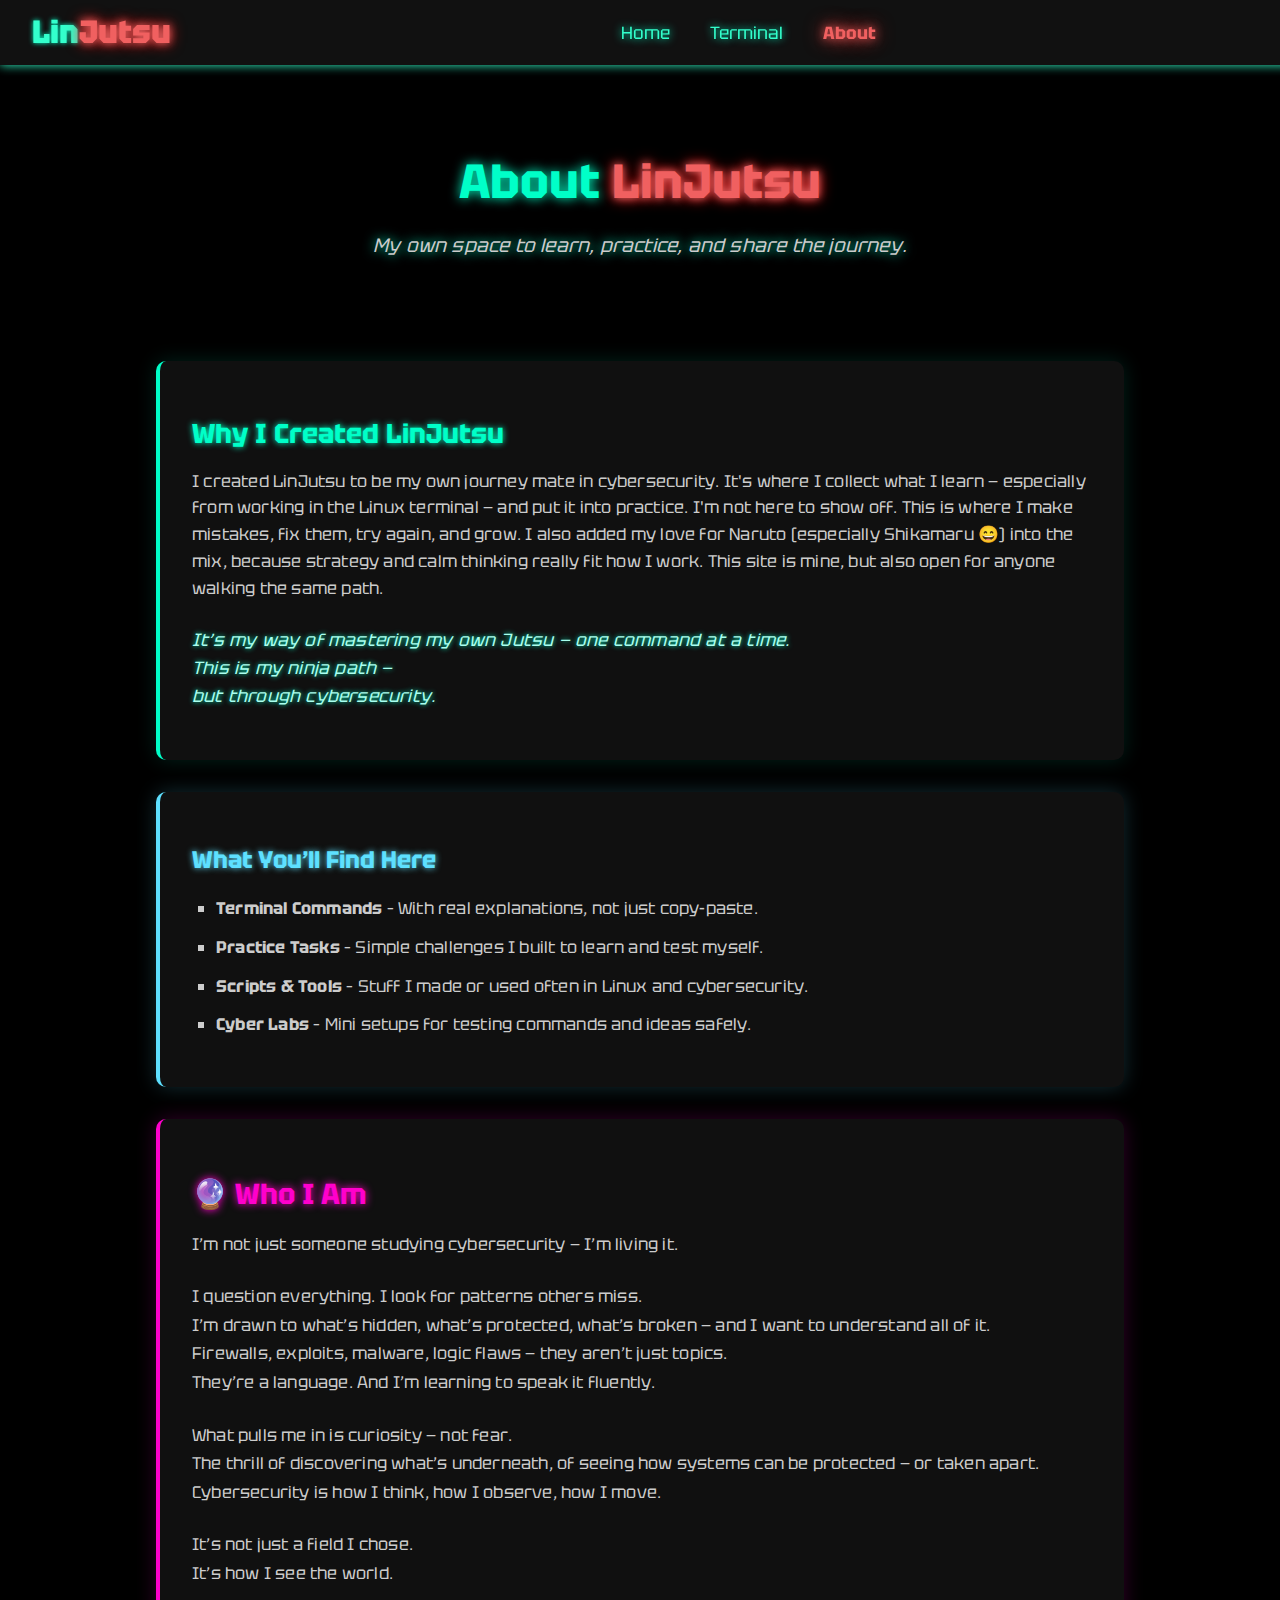
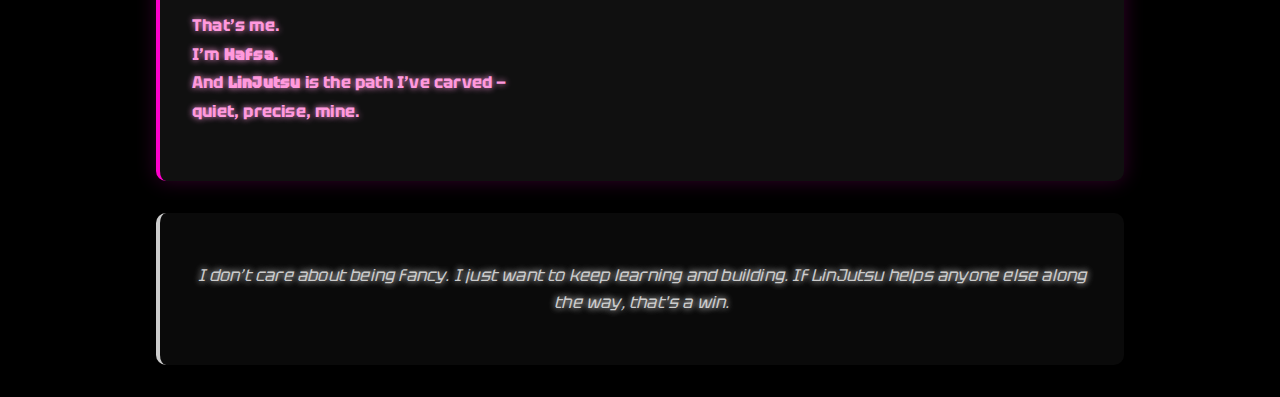
<file: about.html>
<!DOCTYPE html>
<html lang="en">

<head>
    <meta charset="UTF-8">
    <meta name="viewport" content="width=device-width, initial-scale=1.0">
    <title>LinJutsu | About</title>
    <link rel="stylesheet" href="style.css" />
    <link rel="preconnect" href="https://fonts.googleapis.com">
    <link rel="preconnect" href="https://fonts.gstatic.com" crossorigin>
    <link href="https://fonts.googleapis.com/css2?family=Tektur:wght@400..900&display=swap" rel="stylesheet">
</head>

<body>
    <!-- 🌐 Navbar -->
    <nav class="navbar">
        <div class="nav-logo">
            Lin<span class="jutsu">Jutsu</span>
        </div>
        <ul>
            <li><a href="index.html">Home</a></li>
            <li><a href="./terminal/terminal.html">Terminal</a></li>
            <li><a href="about.html" class="active">About</a></li>
        </ul>
    </nav>

    <!-- 💡 About Header -->
    <section class="about-header">
        <h1>About <span class="linjutsu">LinJutsu</span></h1>
        <p>My own space to learn, practice, and share the journey.</p>
    </section>

    <!-- 🥷 Why I Created It -->
    <section class="origin">
        <h2>Why I Created LinJutsu</h2>
        <p>
            I created LinJutsu to be my own journey mate in cybersecurity.
            It's where I collect what I learn — especially from working in the Linux terminal — and put it into
            practice.
            I'm not here to show off. This is where I make mistakes, fix them, try again, and grow.
            I also added my love for Naruto (especially Shikamaru 😄) into the mix, because strategy and calm thinking
            really fit how I work.
            This site is mine, but also open for anyone walking the same path.
        </p>
        <p class="ninja-path">
            It’s my way of mastering my own Jutsu — one command at a time.<br>
            This is my ninja path —<br>
            but through cybersecurity.
        </p>
    </section>

    <!-- 🧰 What LinJutsu Offers -->
    <section class="services">
        <h2>What You’ll Find Here</h2>
        <ul>
            <li><strong>Terminal Commands</strong> – With real explanations, not just copy-paste.</li>
            <li><strong>Practice Tasks</strong> – Simple challenges I built to learn and test myself.</li>
            <li><strong>Scripts & Tools</strong> – Stuff I made or used often in Linux and cybersecurity.</li>
            <li><strong>Cyber Labs</strong> – Mini setups for testing commands and ideas safely.</li>
        </ul>
    </section>
        <!-- 🥷 Who I am -->
    <section class="whoiam">
        <h2>🔮 Who I Am</h2>
        <p>
            I’m not just someone studying cybersecurity — I’m living it.
        </p>
        <p>
            I question everything. I look for patterns others miss.<br>
            I’m drawn to what’s hidden, what’s protected, what’s broken — and I want to understand all of it.<br>
            Firewalls, exploits, malware, logic flaws — they aren’t just topics.<br>
            They’re a language. And I’m learning to speak it fluently.
        </p>
        <p>
            What pulls me in is curiosity — not fear.<br>
            The thrill of discovering what’s underneath, of seeing how systems can be protected — or taken apart.<br>
            Cybersecurity is how I think, how I observe, how I move.
        </p>
        <p>
            It’s not just a field I chose.<br>
            It’s how I see the world.
        </p>
        <p class="identity">
            That’s me.<br>
            I’m <strong>Hafsa</strong>.<br>
            And <strong>LinJutsu</strong> is the path I’ve carved —<br>
            quiet, precise, mine.
        </p>
    </section>

    <!-- ❤️ Final Note -->
    <section class="note">
        <p>
            I don’t care about being fancy. I just want to keep learning and building.
            If LinJutsu helps anyone else along the way, that's a win.
        </p>
    </section>
</body>

</html>
</file>
<file: style.css>
body {
    background-color: #000000;
    color: #33ffcc;
    font-family: 'Tektur', sans-serif;
    margin: 0;
    padding: 0;
    padding-top: 70px; /* prevent content from being hidden under fixed navbar */
}

.logo {
    font-family: 'Tektur', sans-serif;
    font-size: 110px;
    color: #33ffcc;
    margin: 1rem 0;
    font-weight: 800;
    letter-spacing: 4px;
    text-shadow: 0 0 10px #00ffcc, 0 0 20px #00ffcc;

    text-align: center;
    padding-left: 40px;
}

.jutsu {
    color: #f06060; /* bright red */
    text-shadow: 0 0 8px #f37474, 0 0 15px #ff0000;
}
.linjutsu {
    color: #f06060;
    text-shadow: 0 0 8px #f37474, 0 0 15px #ff0000;
}

.container {
    display: flex;
    flex-direction: column;
    align-items: center; /* 👈 center child items horizontally */
    justify-content: center;
    text-align: center;
    padding: 2rem;
}

.container h1 {
    font-size: 2.8rem; /* Bigger title */
    font-weight: 800;
    /* text-shadow: 0 0 10px #00ffcc; */
    margin-bottom: 1rem;
}


.intro-text {
    max-width: 700px;             /* Wider block */
    font-size: 1.3rem;            /* Larger text */
    padding: 1.5rem 2rem;         /* More breathing space */
    line-height: 1.8;
    background-color: #111;
    border-left: 3px solid #33ffcc;
    border-radius: 4px;
    box-shadow: 0 0 10px #00ffc8;
    text-align: justify;
    margin-top: 1.5rem;
}


.welcome {
    text-align: left;
    padding-left: 40px;
}

.start-button {
    display: inline-block;
    margin-top: 2rem;
    padding: 0.75rem 2rem;
    font-size: 1.2rem;
    color: #fff;
    background-color: #f06060;
    text-decoration: none;
    border: none;
    border-radius: 6px;
    font-family: 'Tektur', sans-serif;
    font-weight: 700;
    box-shadow: 0 0 10px #f06060, 0 0 20px #ff1a1a, 0 0 30px #ff3b3b;
    transition: transform 0.2s ease, box-shadow 0.3s ease;
}

.start-button:hover {
    transform: scale(1.05);
    box-shadow: 0 0 15px #ff1a1a, 0 0 25px #ff3b3b, 0 0 40px #ff0000;
    cursor: pointer;
}

.navbar {
    width: 100%;
    background-color: #111;
    padding: 0.3rem 2rem;
    box-shadow: 0 0 10px #33ffcc;
    position: fixed;
    top: 0;
    left: 0;
    z-index: 10;

    display: flex;
    align-items: center;
    justify-content: start;  /* Align items to the left */
}

.navbar ul {
    list-style: none;
    display: flex;
    gap: 2.5rem;
    margin-left: 450px;
    padding: 0;
}

.navbar a {
    font-family: 'Tektur', sans-serif;
    font-size: 1.1rem;
    color: #33ffcc;
    text-decoration: none;
    text-shadow: 0 0 8px #00ffc8;
    transition: color 0.2s ease, text-shadow 0.3s ease;
}

.navbar a:hover {
    color: #fff;
    text-shadow: 0 0 10px #33ffcc, 0 0 20px #00ffcc;
}

.navbar .active {
    color: #f06060;
    text-shadow: 0 0 10px #f06060, 0 0 20px #ff3b3b;
    font-weight: bold;
}

.nav-logo {
    font-family: 'Tektur', sans-serif;
    font-size: 2rem;
    font-weight: 800;
    color: #33ffcc;
    text-shadow: 0 0 5px #00ffc8;
    display: flex;
    align-items: center;
}

.nav-logo .jutsu {
    color: #f06060; /* bright red */
    text-shadow: 0 0 8px #f37474, 0 0 15px #ff0000;
}

/* === ABOUT PAGE SECTIONS === */
.about-header {
  text-align: center;
  padding: 3rem 1rem;
  color: #00ffc8;
  text-shadow: 0 0 12px #00ffc8;
}

.about-header h1 {
  font-size: 3rem;
  margin-bottom: 0.5rem;
  font-family: 'Tektur', sans-serif;
}

.about-header p {
  font-size: 1.2rem;
  color: #ccc;
  font-style: italic;
}

/* Shared section base */
section.origin {
  max-width: 900px;
  margin: 2rem auto;
  padding: 2rem 2rem;
  background-color: #101010;
  border-left: 4px solid #00ffc8;
  border-radius: 10px;
  box-shadow: 0 0 20px #00ffc822;
  font-family: 'Tektur', sans-serif;
}
section.services {
  max-width: 900px;
  margin: 2rem auto;
  padding: 2rem 2rem;
  background-color: #101010;
  border-left: 4px solid #5ee0ff;
  border-radius: 10px;
  box-shadow: 0 0 20px #5ee0ff33;
  font-family: 'Tektur', sans-serif;
}
.services {
  border-left-color: #5ee0ff;
  box-shadow: 0 0 20px #5ee0ff33;
}
.services h2 {
  color: #5ee0ff;
  text-shadow: 0 0 6px #5ee0ff;
}
/* Section titles */
section.origin h2 {
  color: #00ffc8;
  margin-bottom: 1rem;
  font-size: 1.7rem;
  text-shadow: 0 0 6px #00ffc8;
}

/* Paragraph and list styles */
section p, section ul {
  font-size: 1.05rem;
  color: #ccc;
  line-height: 1.6;
  letter-spacing: 0.2px;
}

/* Bullet points */
section ul {
  list-style-type: square;
  padding-left: 1.5rem;
}

section ul li {
  margin-bottom: 0.75rem;
}

/* Personal note section */
.note {
  background-color: #0c0c0c;
  border-left: 4px solid #888;
  text-align: center;
  font-style: italic;
  color: #aaa;
}

/* Ninja quote in origin */
.origin .ninja-path {
  margin-top: 1.5rem;
  font-size: 1.1rem;
  font-style: italic;
  color: #aaffee;
  text-shadow: 0 0 5px #00ffc8;
  line-height: 1.6;
}

/* Who I Am Section */
section.whoiam {
  max-width: 900px;
  margin: 2rem auto;
  padding: 2rem;
  background-color: #101010;
  border-left: 4px solid #ff00cc;
  border-radius: 10px;
  box-shadow: 0 0 20px #ff00cc33;
  font-family: 'Tektur', sans-serif;
  color: #ddd;
}

.whoiam h2 {
  color: #ff00cc;
  font-size: 1.8rem;
  margin-bottom: 1rem;
  text-shadow: 0 0 8px #ff00cc;
}

.whoiam p {
  margin-bottom: 1.5rem;
  line-height: 1.7;
  font-size: 1.05rem;
}

.whoiam .identity {
  color: #ff99dd;
  font-weight: bold;
  text-shadow: 0 0 6px #ff99dd;
}
.note {
  max-width: 900px;
  margin: 2rem auto;
  padding: 2rem 2rem;
  border-left-color: #cccccc;
  text-align: center;
  font-style: italic;
  color: #e6e6e6;
  background-color: #0a0a0a;
  text-shadow: 0 0 6px #cccccc, 0 0 10px #ffffff55;
  padding: 2rem;
  font-size: 1.1rem;
  line-height: 1.7;
  transition: all 0.3s ease-in-out;
  border-radius: 10px;
  font-family: 'Tektur', sans-serif;
}
</file>
